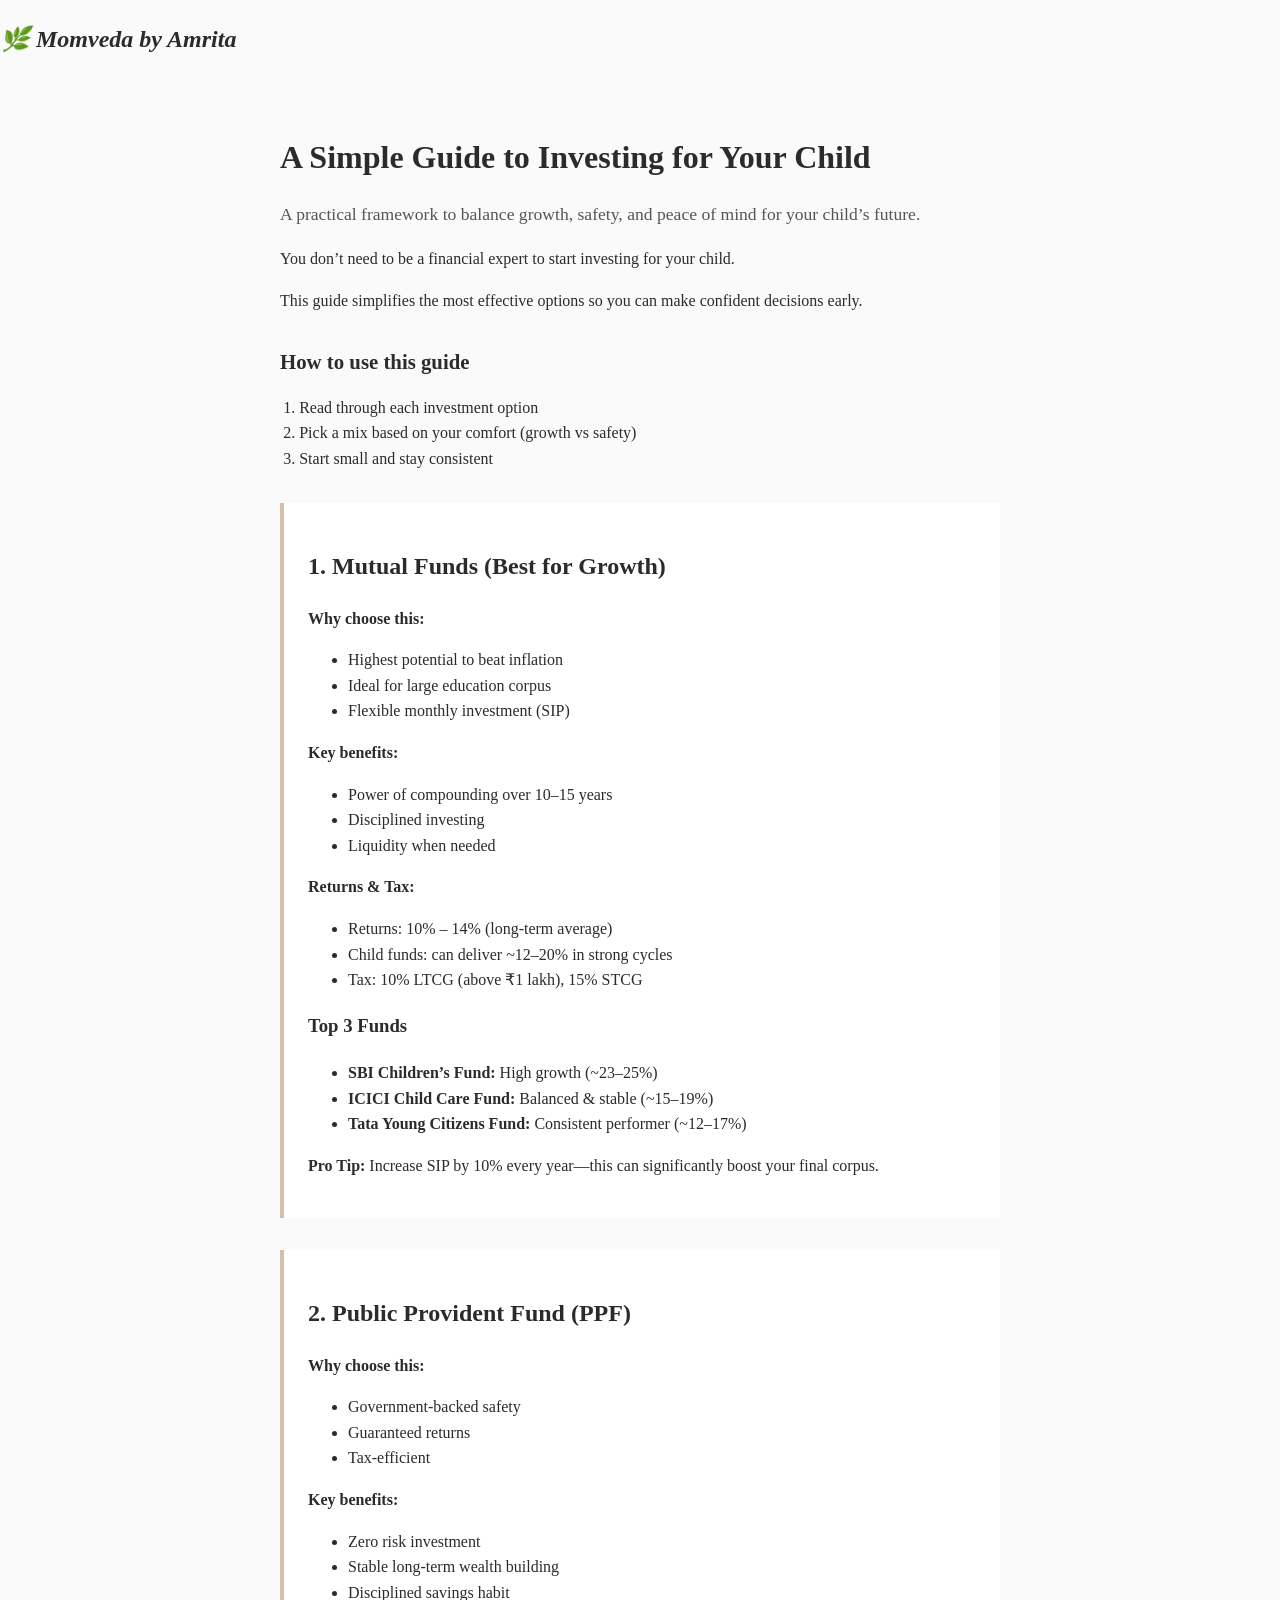
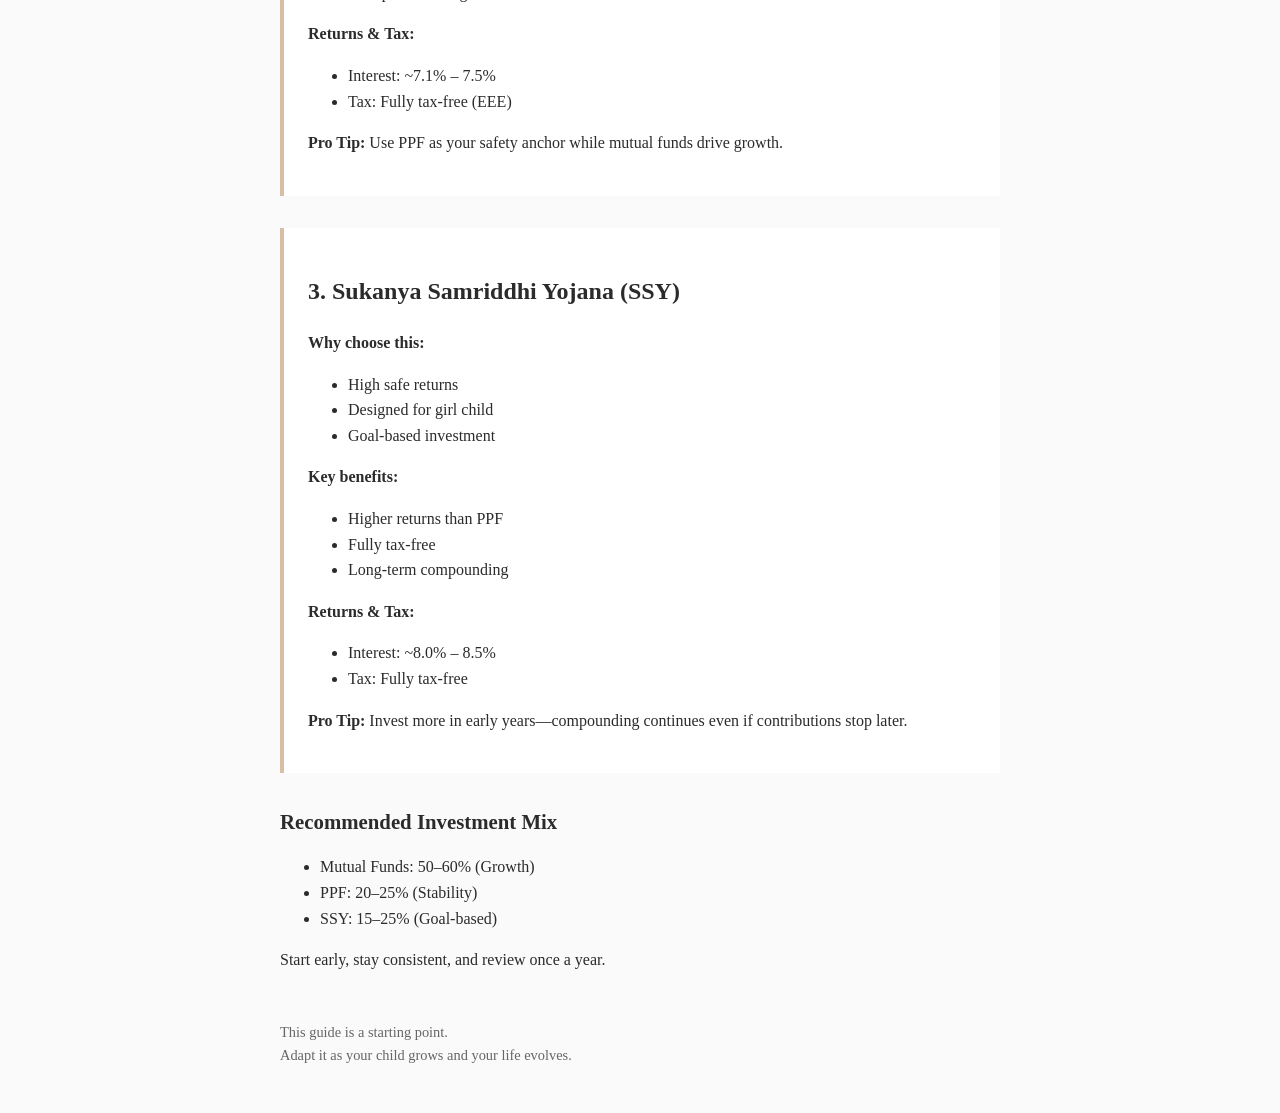
<file: index.html>
<!DOCTYPE html>
<html lang="en">
<head>
  <meta charset="UTF-8" />
  <meta name="viewport" content="width=device-width, initial-scale=1.0"/>
  <h2><i>🌿 Momveda by Amrita</i></h2>
  <title>Child Investment Guide</title>
  <link rel="stylesheet" href="styles.css">
</head>

<body>

  <main class="container">

    <header>
      <h1>A Simple Guide to Investing for Your Child</h1>
      <p class="subtitle">
        A practical framework to balance growth, safety, and peace of mind for your child’s future.
      </p>
    </header>

    <section class="intro">
      <p>You don’t need to be a financial expert to start investing for your child.</p>
      <p>This guide simplifies the most effective options so you can make confident decisions early.</p>
    </section>

    <section class="how-to">
      <h2>How to use this guide</h2>
      <ol>
        <li>Read through each investment option</li>
        <li>Pick a mix based on your comfort (growth vs safety)</li>
        <li>Start small and stay consistent</li>
      </ol>
    </section>


    <!-- ================= MUTUAL FUNDS ================= -->

    <section class="prompt-block">

      <h2>1. Mutual Funds (Best for Growth)</h2>

      <p><b>Why choose this:</b></p>
      <ul>
        <li>Highest potential to beat inflation</li>
        <li>Ideal for large education corpus</li>
        <li>Flexible monthly investment (SIP)</li>
      </ul>

      <p><b>Key benefits:</b></p>
      <ul>
        <li>Power of compounding over 10–15 years</li>
        <li>Disciplined investing</li>
        <li>Liquidity when needed</li>
      </ul>

      <p><b>Returns & Tax:</b></p>
      <ul>
        <li>Returns: 10% – 14% (long-term average)</li>
        <li>Child funds: can deliver ~12–20% in strong cycles</li>
        <li>Tax: 10% LTCG (above ₹1 lakh), 15% STCG</li>
      </ul>

      <h3>Top 3 Funds</h3>
      <ul>
        <li><b>SBI Children’s Fund:</b> High growth (~23–25%)</li>
        <li><b>ICICI Child Care Fund:</b> Balanced & stable (~15–19%)</li>
        <li><b>Tata Young Citizens Fund:</b> Consistent performer (~12–17%)</li>
      </ul>

      <p><b>Pro Tip:</b> Increase SIP by 10% every year—this can significantly boost your final corpus.</p>
    </section>


    <!-- ================= PPF ================= -->

    <section class="prompt-block">

      <h2>2. Public Provident Fund (PPF)</h2>

      <p><b>Why choose this:</b></p>
      <ul>
        <li>Government-backed safety</li>
        <li>Guaranteed returns</li>
        <li>Tax-efficient</li>
      </ul>

      <p><b>Key benefits:</b></p>
      <ul>
        <li>Zero risk investment</li>
        <li>Stable long-term wealth building</li>
        <li>Disciplined savings habit</li>
      </ul>

      <p><b>Returns & Tax:</b></p>
      <ul>
        <li>Interest: ~7.1% – 7.5%</li>
        <li>Tax: Fully tax-free (EEE)</li>
      </ul>

      <p><b>Pro Tip:</b> Use PPF as your safety anchor while mutual funds drive growth.</p>

    </section>


    <!-- ================= SSY ================= -->

    <section class="prompt-block">

      <h2>3. Sukanya Samriddhi Yojana (SSY)</h2>

      <p><b>Why choose this:</b></p>
      <ul>
        <li>High safe returns</li>
        <li>Designed for girl child</li>
        <li>Goal-based investment</li>
      </ul>

      <p><b>Key benefits:</b></p>
      <ul>
        <li>Higher returns than PPF</li>
        <li>Fully tax-free</li>
        <li>Long-term compounding</li>
      </ul>

      <p><b>Returns & Tax:</b></p>
      <ul>
        <li>Interest: ~8.0% – 8.5%</li>
        <li>Tax: Fully tax-free</li>
      </ul>

      <p><b>Pro Tip:</b> Invest more in early years—compounding continues even if contributions stop later.</p>

    </section>


    <!-- ================= STRATEGY ================= -->

    <section class="how-to">
      <h2>Recommended Investment Mix</h2>

      <ul>
        <li>Mutual Funds: 50–60% (Growth)</li>
        <li>PPF: 20–25% (Stability)</li>
        <li>SSY: 15–25% (Goal-based)</li>
      </ul>

      <p>Start early, stay consistent, and review once a year.</p>
    </section>


    <footer>
      <p>
        This guide is a starting point.<br>
        Adapt it as your child grows and your life evolves.
      </p>
    </footer>

  </main>

</body>
</html>
</file>
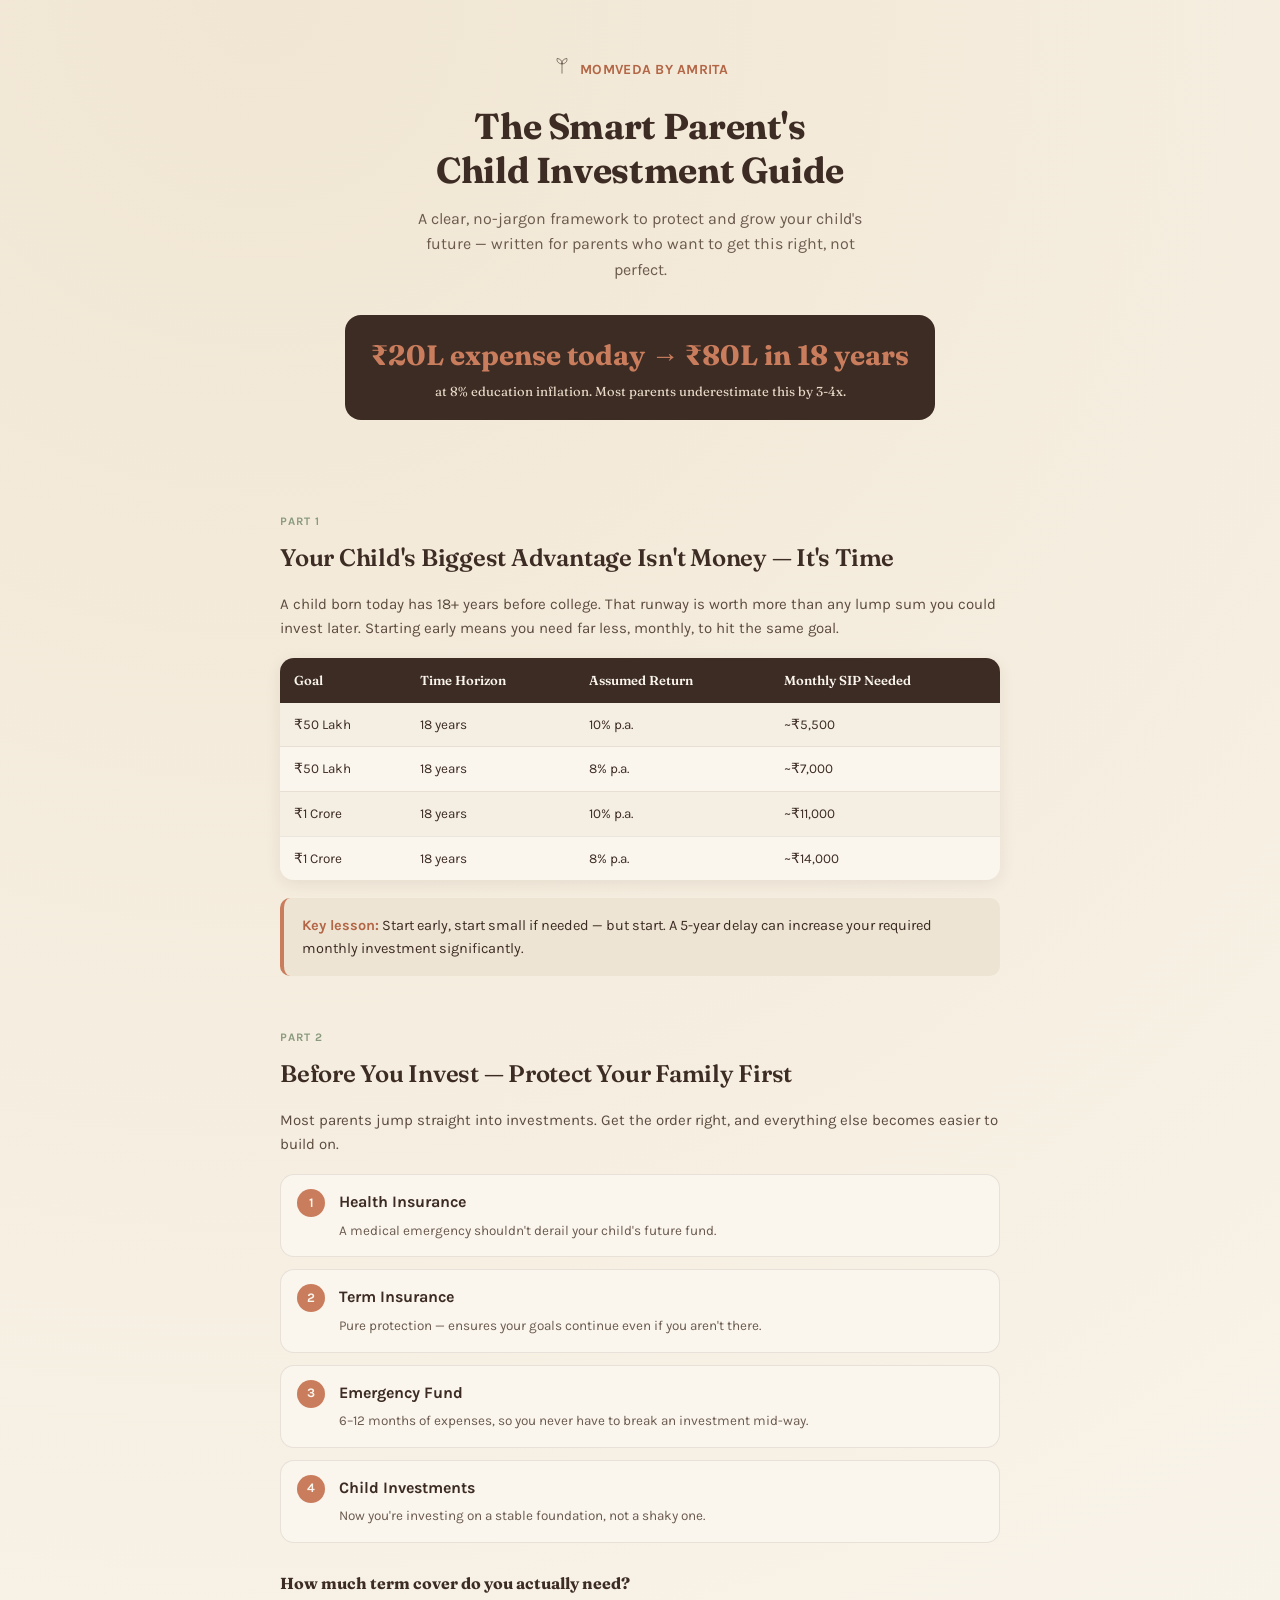
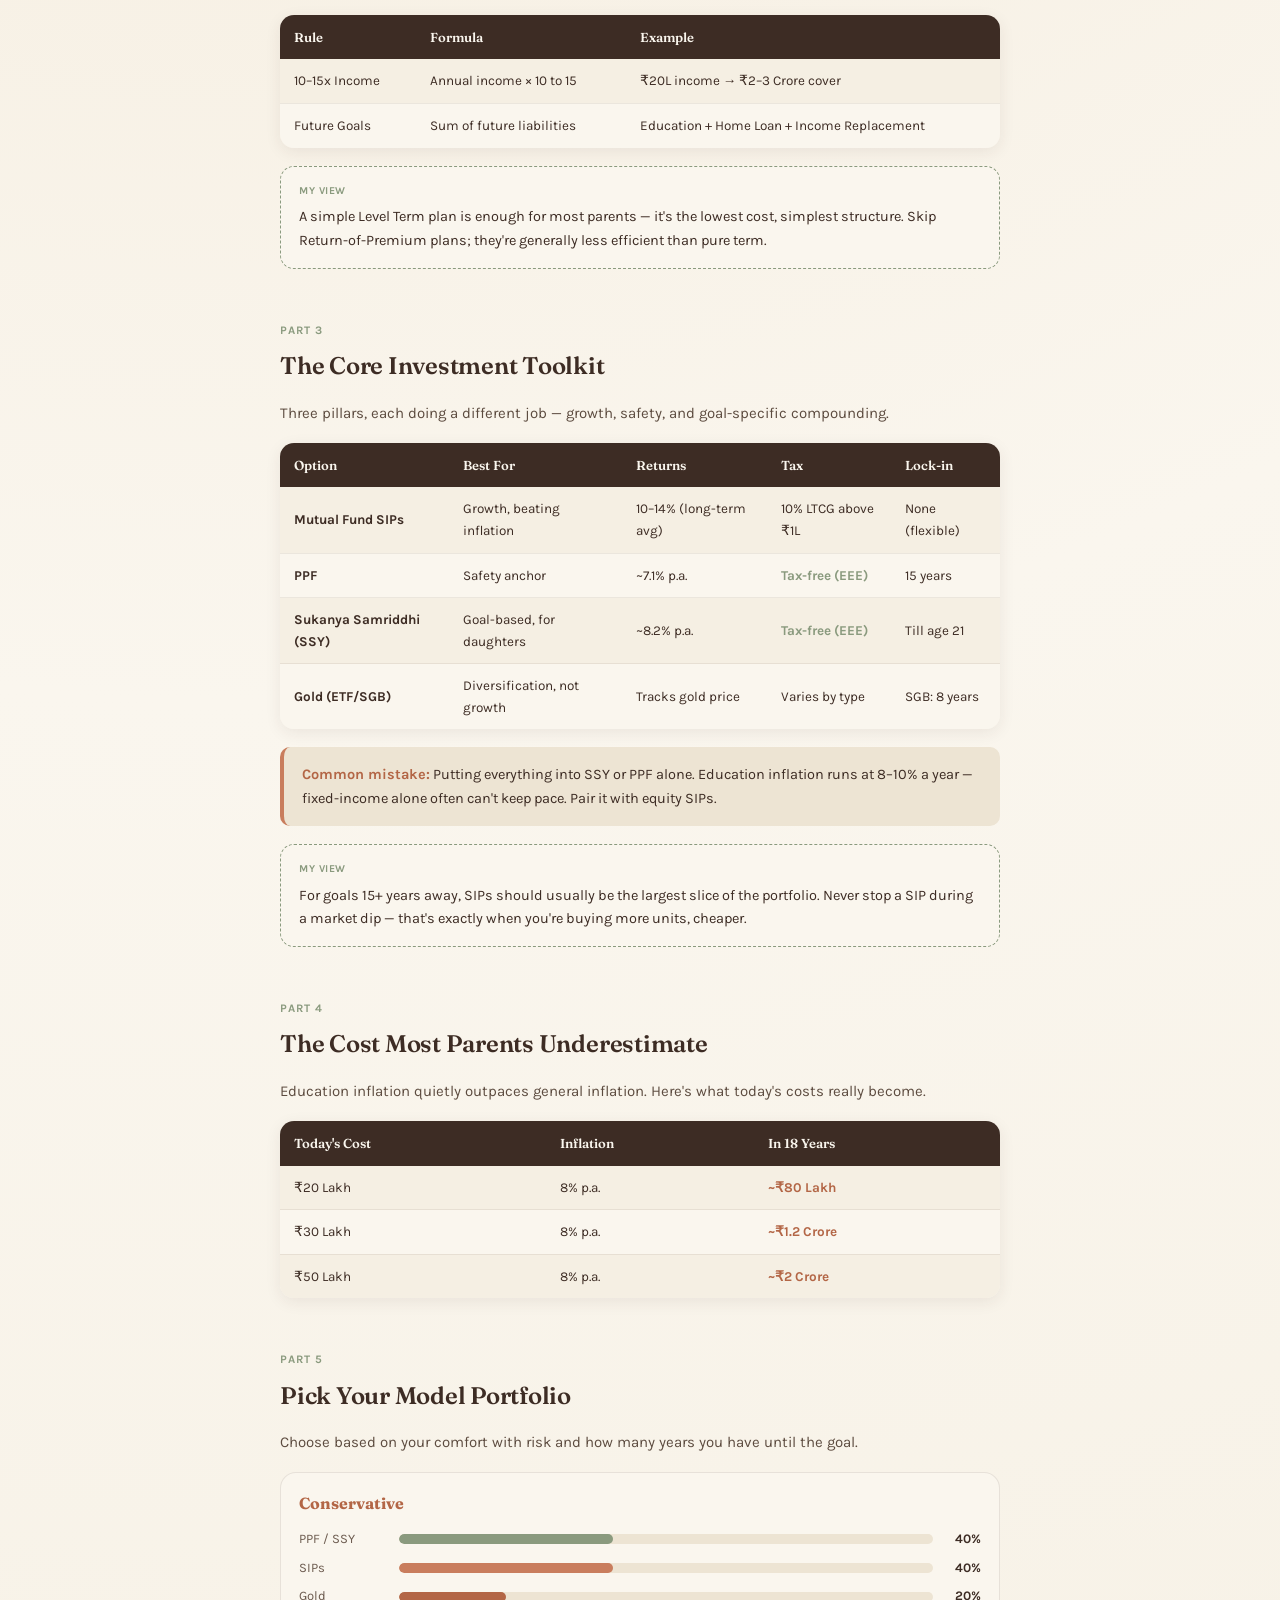
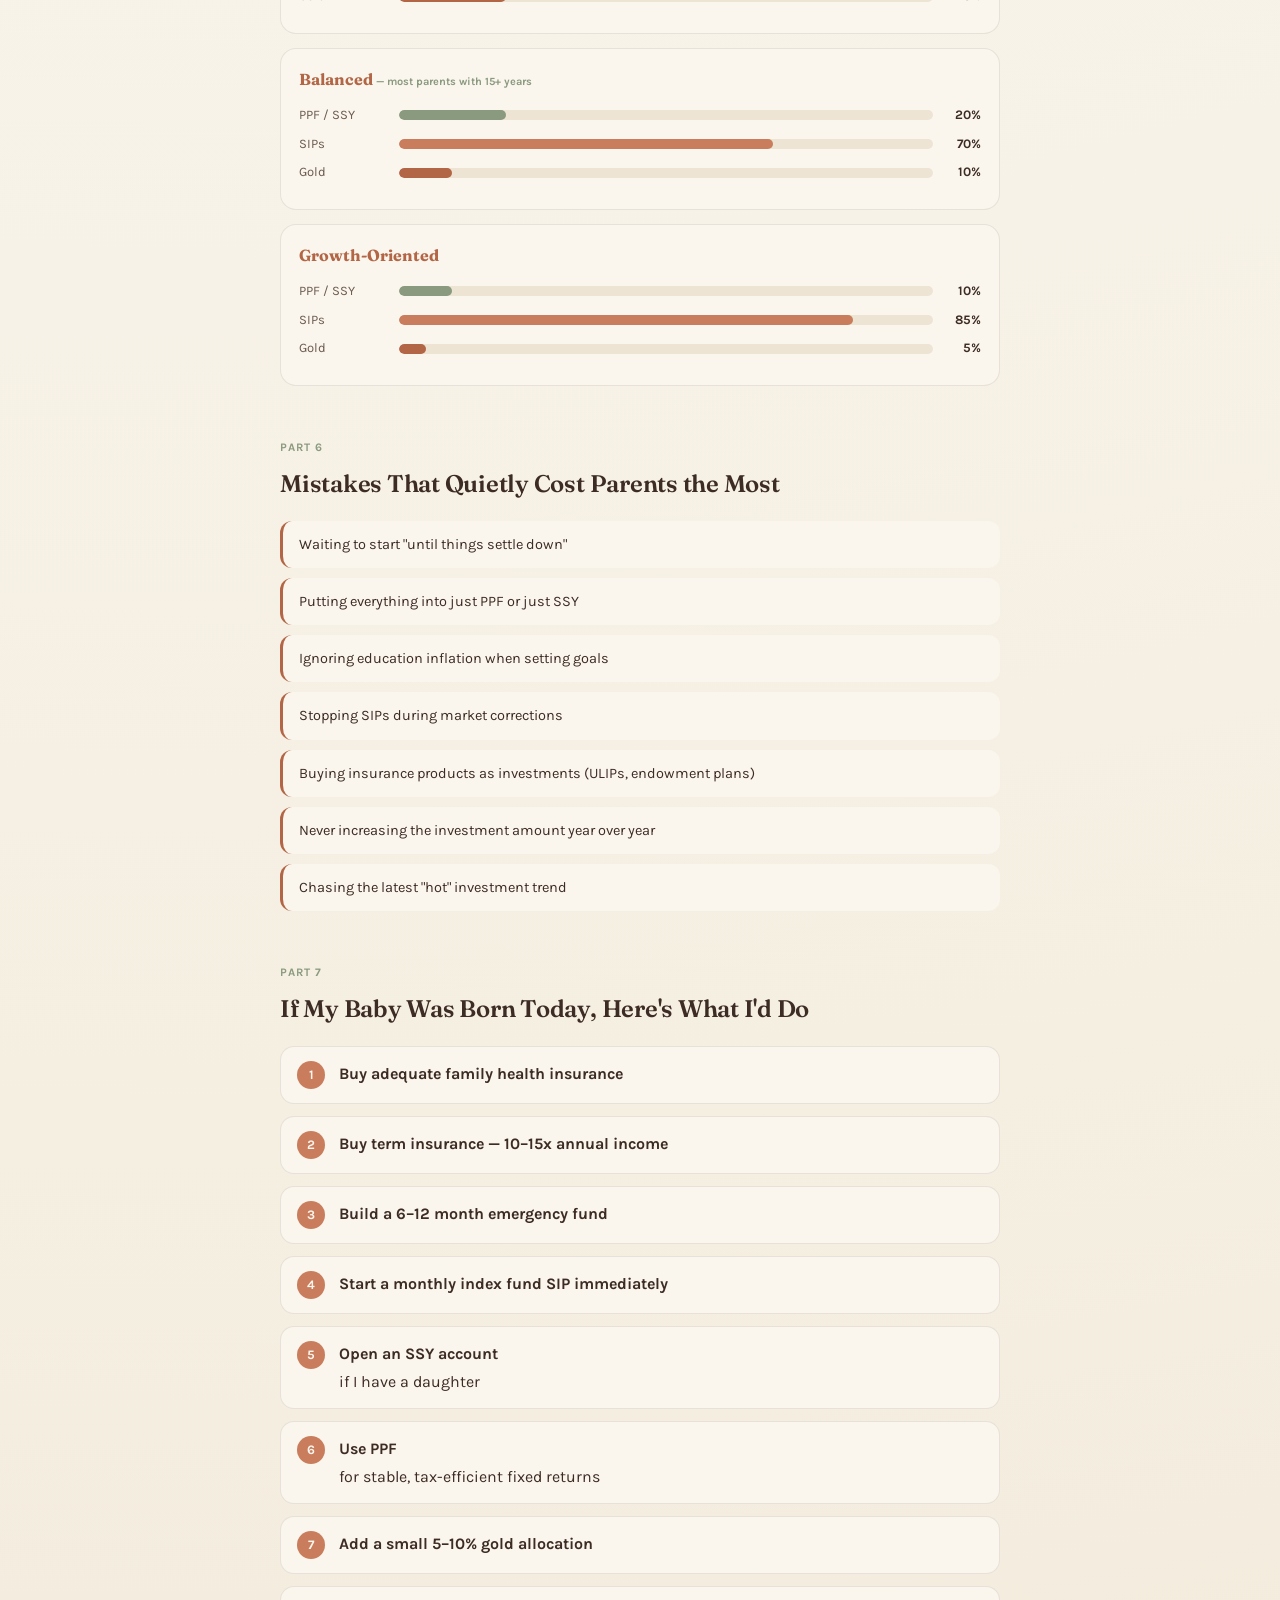
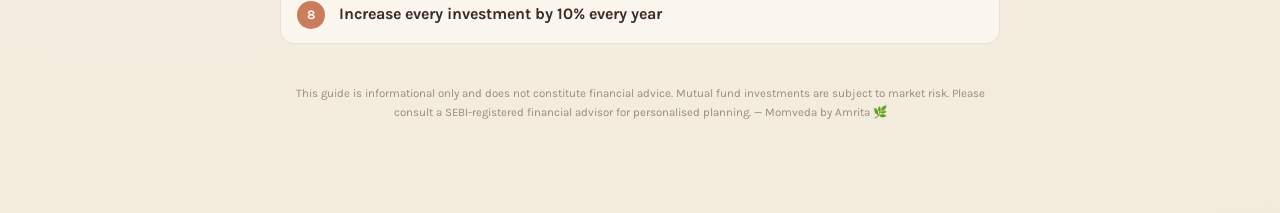
<file: Detailed_Plan/index.html>
<!DOCTYPE html>
<html lang="en">
<head>
<meta charset="UTF-8">
<meta name="viewport" content="width=device-width, initial-scale=1.0">
<title>Smart Child Investment Guide — Momveda by Amrita</title>
<link rel="preconnect" href="https://fonts.googleapis.com">
<link href="https://fonts.googleapis.com/css2?family=Fraunces:ital,opsz,wght@0,9..144,400;0,9..144,600;0,9..144,700;1,9..144,500&family=Karla:wght@400;500;700&display=swap" rel="stylesheet">
<link rel="stylesheet" href="style.css">
</head>
<body>
<div class="wrap">

  <!-- HOOK / HERO -->
  <div class="hero">
    <div class="brand-row">
      <span class="leaf-icon">
        <svg viewBox="0 0 100 100" fill="none" xmlns="http://www.w3.org/2000/svg">
          <path d="M50 86 C50 70 50 55 50 40" stroke="#3D2C24" stroke-width="3" stroke-linecap="round"/>
          <path d="M50 40 C30 38 22 24 26 12 C40 14 52 24 52 38Z" stroke="#3D2C24" stroke-width="3"/>
          <path d="M50 40 C70 38 78 24 74 12 C60 14 48 24 48 38Z" stroke="#3D2C24" stroke-width="3"/>
        </svg>
      </span>
      MOMVEDA BY AMRITA
    </div>
    <h1>The Smart Parent's<br>Child Investment Guide</h1>
    <p class="sub">A clear, no-jargon framework to protect and grow your child's future — written for parents who want to get this right, not perfect.</p>

    <div class="hook-stat">
      <div class="big">₹20L expense today → ₹80L in 18 years</div>
      <div class="small">at 8% education inflation. Most parents underestimate this by 3-4x.</div>
    </div>
  </div>

  <!-- WHY TIME MATTERS -->
  <section>
    <div class="section-label">Part 1</div>
    <h2>Your Child's Biggest Advantage Isn't Money — It's Time</h2>
    <p class="lead">A child born today has 18+ years before college. That runway is worth more than any lump sum you could invest later. Starting early means you need far less, monthly, to hit the same goal.</p>

    <div class="table-wrap">
      <table>
        <tr><th>Goal</th><th>Time Horizon</th><th>Assumed Return</th><th>Monthly SIP Needed</th></tr>
        <tr><td>₹50 Lakh</td><td>18 years</td><td>10% p.a.</td><td>~₹5,500</td></tr>
        <tr><td>₹50 Lakh</td><td>18 years</td><td>8% p.a.</td><td>~₹7,000</td></tr>
        <tr><td>₹1 Crore</td><td>18 years</td><td>10% p.a.</td><td>~₹11,000</td></tr>
        <tr><td>₹1 Crore</td><td>18 years</td><td>8% p.a.</td><td>~₹14,000</td></tr>
      </table>
    </div>
    <div class="callout"><strong>Key lesson:</strong> Start early, start small if needed — but start. A 5-year delay can increase your required monthly investment significantly.</div>
  </section>

  <!-- PROTECTION FIRST -->
  <section>
    <div class="section-label">Part 2</div>
    <h2>Before You Invest — Protect Your Family First</h2>
    <p class="lead">Most parents jump straight into investments. Get the order right, and everything else becomes easier to build on.</p>

    <div class="step-list">
      <div class="step"><div class="step-num">1</div><div class="step-text"><strong>Health Insurance</strong><span>A medical emergency shouldn't derail your child's future fund.</span></div></div>
      <div class="step"><div class="step-num">2</div><div class="step-text"><strong>Term Insurance</strong><span>Pure protection — ensures your goals continue even if you aren't there.</span></div></div>
      <div class="step"><div class="step-num">3</div><div class="step-text"><strong>Emergency Fund</strong><span>6–12 months of expenses, so you never have to break an investment mid-way.</span></div></div>
      <div class="step"><div class="step-num">4</div><div class="step-text"><strong>Child Investments</strong><span>Now you're investing on a stable foundation, not a shaky one.</span></div></div>
    </div>

    <h3 style="font-family:'Fraunces',serif; font-size:16px; margin-top:28px;">How much term cover do you actually need?</h3>
    <div class="table-wrap">
      <table>
        <tr><th>Rule</th><th>Formula</th><th>Example</th></tr>
        <tr><td>10–15x Income</td><td>Annual income × 10 to 15</td><td>₹20L income → ₹2–3 Crore cover</td></tr>
        <tr><td>Future Goals</td><td>Sum of future liabilities</td><td>Education + Home Loan + Income Replacement</td></tr>
      </table>
    </div>
    <div class="my-view"><span class="tag">My View</span>A simple Level Term plan is enough for most parents — it's the lowest cost, simplest structure. Skip Return-of-Premium plans; they're generally less efficient than pure term.</div>
  </section>

  <!-- CORE INVESTMENTS -->
  <section>
    <div class="section-label">Part 3</div>
    <h2>The Core Investment Toolkit</h2>
    <p class="lead">Three pillars, each doing a different job — growth, safety, and goal-specific compounding.</p>

    <div class="table-wrap">
      <table>
        <tr><th>Option</th><th>Best For</th><th>Returns</th><th>Tax</th><th>Lock-in</th></tr>
        <tr><td><strong>Mutual Fund SIPs</strong></td><td>Growth, beating inflation</td><td>10–14% (long-term avg)</td><td>10% LTCG above ₹1L</td><td>None (flexible)</td></tr>
        <tr><td><strong>PPF</strong></td><td>Safety anchor</td><td>~7.1% p.a.</td><td class="pos">Tax-free (EEE)</td><td>15 years</td></tr>
        <tr><td><strong>Sukanya Samriddhi (SSY)</strong></td><td>Goal-based, for daughters</td><td>~8.2% p.a.</td><td class="pos">Tax-free (EEE)</td><td>Till age 21</td></tr>
        <tr><td><strong>Gold (ETF/SGB)</strong></td><td>Diversification, not growth</td><td>Tracks gold price</td><td>Varies by type</td><td>SGB: 8 years</td></tr>
      </table>
    </div>

    <div class="callout"><strong>Common mistake:</strong> Putting everything into SSY or PPF alone. Education inflation runs at 8–10% a year — fixed-income alone often can't keep pace. Pair it with equity SIPs.</div>

    <div class="my-view"><span class="tag">My View</span>For goals 15+ years away, SIPs should usually be the largest slice of the portfolio. Never stop a SIP during a market dip — that's exactly when you're buying more units, cheaper.</div>
  </section>

  <!-- EDUCATION COST -->
  <section>
    <div class="section-label">Part 4</div>
    <h2>The Cost Most Parents Underestimate</h2>
    <p class="lead">Education inflation quietly outpaces general inflation. Here's what today's costs really become.</p>
    <div class="table-wrap">
      <table>
        <tr><th>Today's Cost</th><th>Inflation</th><th>In 18 Years</th></tr>
        <tr><td>₹20 Lakh</td><td>8% p.a.</td><td class="neg">~₹80 Lakh</td></tr>
        <tr><td>₹30 Lakh</td><td>8% p.a.</td><td class="neg">~₹1.2 Crore</td></tr>
        <tr><td>₹50 Lakh</td><td>8% p.a.</td><td class="neg">~₹2 Crore</td></tr>
      </table>
    </div>
  </section>

  <!-- MODEL PORTFOLIOS -->
  <section>
    <div class="section-label">Part 5</div>
    <h2>Pick Your Model Portfolio</h2>
    <p class="lead">Choose based on your comfort with risk and how many years you have until the goal.</p>

    <div class="portfolio-card">
      <h3>Conservative</h3>
      <div class="bar-row"><span class="bar-label">PPF / SSY</span><div class="bar-track"><div class="bar-fill" style="width:40%; background:var(--sage);"></div></div><span class="bar-pct">40%</span></div>
      <div class="bar-row"><span class="bar-label">SIPs</span><div class="bar-track"><div class="bar-fill" style="width:40%; background:var(--clay);"></div></div><span class="bar-pct">40%</span></div>
      <div class="bar-row"><span class="bar-label">Gold</span><div class="bar-track"><div class="bar-fill" style="width:20%; background:var(--clay-deep);"></div></div><span class="bar-pct">20%</span></div>
    </div>
    <div class="portfolio-card">
      <h3>Balanced <span style="font-size:11px; color:var(--sage); font-family:'Karla',sans-serif;">— most parents with 15+ years</span></h3>
      <div class="bar-row"><span class="bar-label">PPF / SSY</span><div class="bar-track"><div class="bar-fill" style="width:20%; background:var(--sage);"></div></div><span class="bar-pct">20%</span></div>
      <div class="bar-row"><span class="bar-label">SIPs</span><div class="bar-track"><div class="bar-fill" style="width:70%; background:var(--clay);"></div></div><span class="bar-pct">70%</span></div>
      <div class="bar-row"><span class="bar-label">Gold</span><div class="bar-track"><div class="bar-fill" style="width:10%; background:var(--clay-deep);"></div></div><span class="bar-pct">10%</span></div>
    </div>
    <div class="portfolio-card">
      <h3>Growth-Oriented</h3>
      <div class="bar-row"><span class="bar-label">PPF / SSY</span><div class="bar-track"><div class="bar-fill" style="width:10%; background:var(--sage);"></div></div><span class="bar-pct">10%</span></div>
      <div class="bar-row"><span class="bar-label">SIPs</span><div class="bar-track"><div class="bar-fill" style="width:85%; background:var(--clay);"></div></div><span class="bar-pct">85%</span></div>
      <div class="bar-row"><span class="bar-label">Gold</span><div class="bar-track"><div class="bar-fill" style="width:5%; background:var(--clay-deep);"></div></div><span class="bar-pct">5%</span></div>
    </div>
  </section>

  <!-- MISTAKES -->
  <section>
    <div class="section-label">Part 6</div>
    <h2>Mistakes That Quietly Cost Parents the Most</h2>
    <ul class="mistake-list">
      <li>Waiting to start "until things settle down"</li>
      <li>Putting everything into just PPF or just SSY</li>
      <li>Ignoring education inflation when setting goals</li>
      <li>Stopping SIPs during market corrections</li>
      <li>Buying insurance products as investments (ULIPs, endowment plans)</li>
      <li>Never increasing the investment amount year over year</li>
      <li>Chasing the latest "hot" investment trend</li>
    </ul>
  </section>

  <!-- ACTION PLAN -->
  <section>
    <div class="section-label">Part 7</div>
    <h2>If My Baby Was Born Today, Here's What I'd Do</h2>
    <div class="step-list">
      <div class="step"><div class="step-num">1</div><div class="step-text"><strong>Buy adequate family health insurance</strong></div></div>
      <div class="step"><div class="step-num">2</div><div class="step-text"><strong>Buy term insurance — 10–15x annual income</strong></div></div>
      <div class="step"><div class="step-num">3</div><div class="step-text"><strong>Build a 6–12 month emergency fund</strong></div></div>
      <div class="step"><div class="step-num">4</div><div class="step-text"><strong>Start a monthly index fund SIP immediately</strong></div></div>
      <div class="step"><div class="step-num">5</div><div class="step-text"><strong>Open an SSY account</strong> if I have a daughter</div></div>
      <div class="step"><div class="step-num">6</div><div class="step-text"><strong>Use PPF</strong> for stable, tax-efficient fixed returns</div></div>
      <div class="step"><div class="step-num">7</div><div class="step-text"><strong>Add a small 5–10% gold allocation</strong></div></div>
      <div class="step"><div class="step-num">8</div><div class="step-text"><strong>Increase every investment by 10% every year</strong></div></div>
    </div>
  </section>

  <p class="disclaimer">This guide is informational only and does not constitute financial advice. Mutual fund investments are subject to market risk. Please consult a SEBI-registered financial advisor for personalised planning. — Momveda by Amrita 🌿</p>

</div>
</body>
</html>
</file>
<file: styles.css>
body {
  margin: 0;
  padding: 0;
  font-family: Georgia, "Times New Roman", serif;
  background-color: #fafafa;
  color: #2b2b2b;
  line-height: 1.6;
}

.container {
  max-width: 720px;
  margin: 0 auto;
  padding: 2rem 1.5rem;
}

header h1 {
  font-size: 2rem;
  margin-bottom: 0.5rem;
}

.subtitle {
  font-size: 1.1rem;
  color: #555;
}

.intro p {
  margin-top: 1rem;
  font-size: 1rem;
}

.how-to {
  margin-top: 2rem;
}

.how-to h2 {
  font-size: 1.3rem;
  margin-bottom: 0.5rem;
}

.how-to ol {
  padding-left: 1.2rem;
}

.prompt-block {
  margin-top: 2rem;
  background-color: #ffffff;
  padding: 1.5rem;
  border-left: 4px solid #d6bfa6;
}

/* ✅ NEW: Copy button styling */
.copy-btn {
  background-color: #e8e1d6;
  border: none;
  padding: 0.5rem 0.8rem;
  font-size: 0.9rem;
  font-family: Georgia, "Times New Roman", serif;
  cursor: pointer;
  margin-bottom: 0.8rem;
}

.copy-btn:hover {
  background-color: #d6bfa6;
}

.copy-btn:disabled {
  opacity: 0.7;
  cursor: default;
}

.prompt-block pre {
  white-space: pre-wrap;
  font-family: "Courier New", monospace;
  font-size: 0.9rem;
  margin: 0;
}

footer {
  margin-top: 3rem;
  font-size: 0.9rem;
  color: #666;
}
</file>
<file: Detailed_Plan/style.css>
:root{
    --clay: #C97D5D; --clay-deep: #B36646; --sand: #EDE4D3;
    --sage: #8A9A7E; --espresso: #3D2C24; --cream: #FAF6EE;
  }
  *{ box-sizing: border-box; }
  body{
    margin:0;
    background: radial-gradient(circle at 20% 0%, #F1E6D3 0%, var(--cream) 45%, #F3ECDD 100%);
    font-family: 'Karla', sans-serif; color: var(--espresso);
    line-height:1.6;
  }
  .wrap{ max-width: 760px; margin: 0 auto; padding: 0 20px 80px; }

  /* HERO / HOOK */
  .hero{
    text-align:center;
    padding: 56px 16px 40px;
  }
  .brand-row{
    display:flex; align-items:center; justify-content:center; gap:8px;
    font-weight:700; font-size:14px; color: var(--clay-deep);
    margin-bottom: 22px; letter-spacing:0.02em;
  }
  .leaf-icon svg{ width:20px; height:20px; }
  .hero h1{
    font-family:'Fraunces', serif; font-weight:700; font-size: 36px;
    margin: 0 0 14px; letter-spacing:-0.01em; line-height:1.2;
  }
  .hero .sub{
    font-size:16px; color:#6B5A4E; max-width:480px; margin: 0 auto 26px;
  }
  .hook-stat{
    display:inline-block;
    background: var(--espresso);
    color: var(--cream);
    border-radius:16px;
    padding: 18px 26px;
    font-family:'Fraunces', serif;
    margin-top: 6px;
  }
  .hook-stat .big{ font-size:28px; font-weight:700; color:var(--clay); }
  .hook-stat .small{ font-size:13px; color:#E8DCC9; margin-top:4px; }

  /* SECTIONS */
  section{ margin-top: 52px; }
  .section-label{
    font-size:11.5px; font-weight:700; letter-spacing:0.08em;
    text-transform:uppercase; color: var(--sage); margin-bottom:8px;
  }
  h2{
    font-family:'Fraunces', serif; font-weight:600; font-size:24px;
    margin: 0 0 14px; letter-spacing:-0.01em;
  }
  p.lead{ font-size:15px; color:#5C4B3F; margin-bottom: 18px; }

  .callout{
    background: var(--sand);
    border-left: 4px solid var(--clay);
    border-radius: 10px;
    padding: 16px 18px;
    font-size:14.5px;
    margin: 18px 0;
  }
  .callout strong{ color: var(--clay-deep); }

  .my-view{
    background: var(--cream);
    border: 1.5px dashed var(--sage);
    border-radius: 14px;
    padding: 16px 18px;
    font-size:14.5px;
    margin: 18px 0;
  }
  .my-view .tag{
    font-size:10.5px; font-weight:700; letter-spacing:0.05em;
    color: var(--sage); text-transform:uppercase; display:block; margin-bottom:6px;
  }

  /* TABLES */
  .table-wrap{ overflow-x:auto; margin: 18px 0; border-radius:14px;
    box-shadow: 0 4px 16px rgba(61,44,36,0.08); }
  table{
    width:100%; border-collapse:collapse; background:var(--cream);
    font-size:13.5px; min-width:480px;
  }
  th{
    background: var(--espresso); color: var(--cream);
    text-align:left; padding:12px 14px; font-weight:600;
    font-family:'Fraunces', serif; font-size:13px;
  }
  td{ padding: 11px 14px; border-bottom: 1px solid rgba(61,44,36,0.08); }
  tr:last-child td{ border-bottom:none; }
  tr:nth-child(even) td{ background: rgba(237,228,211,0.4); }
  .pos{ color: var(--sage); font-weight:700; }
  .neg{ color: var(--clay-deep); font-weight:700; }

  /* CARDS for steps / mistakes */
  .step-list{ display:flex; flex-direction:column; gap:12px; margin: 18px 0; }
  .step{
    display:flex; align-items:flex-start; gap:14px;
    background: var(--cream); border-radius:14px; padding:14px 16px;
    border: 1.5px solid rgba(61,44,36,0.1);
  }
  .step-num{
    flex-shrink:0; width:28px; height:28px; border-radius:50%;
    background: var(--clay); color: var(--cream); font-weight:700; font-size:13px;
    display:flex; align-items:center; justify-content:center;
  }
  .step-text strong{ display:block; margin-bottom:2px; }
  .step-text span{ font-size:13.5px; color:#6B5A4E; }

  .mistake-list{ list-style:none; padding:0; margin:18px 0; display:flex; flex-direction:column; gap:10px;}
  .mistake-list li{
    background: var(--cream); border-radius:12px; padding:12px 16px;
    font-size:14.5px; border-left:3px solid var(--clay-deep);
  }

  /* PORTFOLIO BARS */
  .portfolio-card{
    background: var(--cream); border-radius:16px; padding:18px;
    margin-bottom:14px; border:1.5px solid rgba(61,44,36,0.1);
  }
  .portfolio-card h3{
    font-family:'Fraunces', serif; font-size:16px; margin:0 0 12px; color: var(--clay-deep);
  }
  .bar-row{ display:flex; align-items:center; gap:10px; margin-bottom:8px; font-size:13px; }
  .bar-label{ width:90px; flex-shrink:0; color:#6B5A4E; }
  .bar-track{ flex:1; height:10px; background: var(--sand); border-radius:6px; overflow:hidden; }
  .bar-fill{ height:100%; border-radius:6px; }
  .bar-pct{ width:38px; text-align:right; font-weight:700; flex-shrink:0; }

  /* CTA */
  .cta-box{
    text-align:center; background: var(--espresso); color: var(--cream);
    border-radius:20px; padding: 36px 24px; margin-top:60px;
  }
  .cta-box h2{ color:var(--cream); font-size:22px; }
  .cta-box p{ color:#E8DCC9; font-size:14.5px; margin-bottom:20px; }
  .cta-btn{
    display:inline-block; background: var(--clay); color: var(--cream);
    font-weight:700; font-size:14px; text-decoration:none;
    padding: 13px 30px; border-radius:30px; letter-spacing:0.02em;
  }

  .disclaimer{
    font-size:11.5px; color:#9C8A7C; text-align:center; margin-top:40px;
    line-height:1.6; padding: 0 10px;
  }

  @media (max-width: 480px){
    .hero h1{ font-size:28px; }
    h2{ font-size:20px; }
  }
</file>
